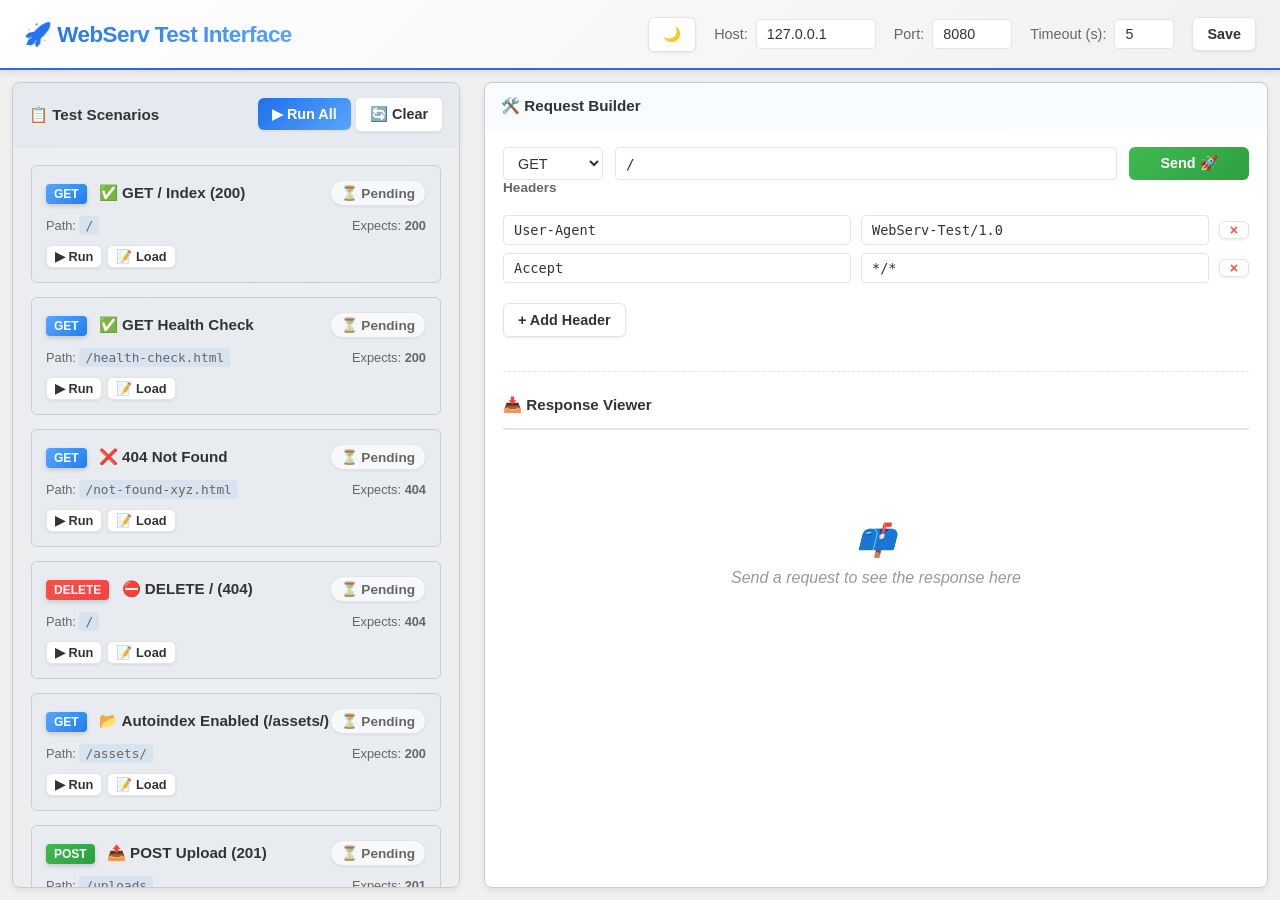
<file: www/index.html>
<!DOCTYPE html>
<html lang="en">
<head>
    <meta charset="UTF-8">
    <meta name="viewport" content="width=device-width, initial-scale=1.0">
    <title>WebServ Test Interface</title>
    <link rel="stylesheet" href="styles.css">
    <link rel="icon" type="image/x-icon" href="/favicon.ico">
</head>
<body>

    <header>
        <h1>🚀 WebServ Test Interface</h1>
        <div class="settings-bar">
            <button id="btn-theme-toggle" title="Toggle Dark/Light Mode">🌙</button>
            <div>
                <label for="config-host">Host:</label>
                <input type="text" id="config-host" value="127.0.0.1" style="width: 120px;">
            </div>
            <div>
                <label for="config-port">Port:</label>
                <input type="number" id="config-port" value="8080" style="width: 80px;">
            </div>
            <div>
                <label for="config-timeout">Timeout (s):</label>
                <input type="number" id="config-timeout" value="5" min="1" max="30" style="width: 60px;">
            </div>
            <button id="btn-save-config">Save</button>
        </div>
    </header>

    <div class="main-container">
        
        <!-- SCENARIOS PANEL -->
        <div class="panel left-panel">
            <div class="panel-header">
                <span>📋 Test Scenarios</span>
                <div>
                    <button id="btn-run-all" class="primary">▶ Run All</button>
                    <button id="btn-clear-scenarios">🔄 Clear</button>
                </div>
            </div>
            <div id="stats-panel" class="panel-stats" style="display: none;">
                <div class="stat-item pending"><span>⏳</span> <span id="stat-pending">0</span> Pending</div>
                <div class="stat-item success"><span>✅</span> <span id="stat-pass">0</span> Passed</div>
                <div class="stat-item error"><span>❌</span> <span id="stat-fail">0</span> Failed</div>
            </div>
            <div class="panel-content" id="scenarios-list">
                <!-- Populated by JS -->
            </div>
        </div>

        <!-- REQUEST / RESPONSE PANEL -->
        <div class="panel right-panel">
            
            <div class="panel-header" style="border-bottom: 0;">
                <span>🛠️ Request Builder</span>
            </div>
            
            <div class="panel-content" style="display: flex; flex-direction: column;">
                <!-- Request Builder Section -->
                <div class="request-builder">
                    <form id="request-form" onsubmit="event.preventDefault(); window.Interface.sendFreeRequest();">
                        <div class="request-line">
                            <select id="req-method">
                                <option value="GET">GET</option>
                                <option value="POST">POST</option>
                                <option value="DELETE">DELETE</option>
                                <option value="HEAD">HEAD</option>
                                <option value="PUT">PUT</option>
                                <option value="PATCH">PATCH</option>
                            </select>
                            <input type="text" id="req-path" value="/" placeholder="Path (e.g., /index.html)" style="font-family: monospace;">
                            <button type="submit" class="success" style="width: 120px;">Send 🚀</button>
                        </div>
                        
                        <div id="content-headers" class="tab-content active">
                            <div style="font-size: 0.85rem; font-weight: bold; color: var(--text-secondary); margin-bottom: 8px;">Headers</div>
                            <div class="headers-list" id="req-headers-list">
                                <div class="header-row">
                                    <input type="text" placeholder="Header Name" value="User-Agent" class="hdr-name">
                                    <input type="text" placeholder="Value" value="WebServ-Test/1.0" class="hdr-val">
                                    <button type="button" onclick="this.parentElement.remove()">×</button>
                                </div>
                                <div class="header-row">
                                    <input type="text" placeholder="Header Name" value="Accept" class="hdr-name">
                                    <input type="text" placeholder="Value" value="*/*" class="hdr-val">
                                    <button type="button" onclick="this.parentElement.remove()">×</button>
                                </div>
                            </div>
                            <button type="button" onclick="window.Interface.addHeaderRow()" style="align-self: flex-start; margin-top: 8px;">+ Add Header</button>
                        </div>
                        
                        <div id="content-body" class="tab-content">
                            <div style="font-size: 0.85rem; font-weight: bold; color: var(--text-secondary); margin-bottom: 8px;">Body</div>
                            <div class="body-options">
                                <label><input type="radio" name="bodyType" value="plain" checked> Plain Text</label>
                                <label><input type="radio" name="bodyType" value="json"> JSON</label>
                                <label><input type="radio" name="bodyType" value="form"> Form Data (urlencoded)</label>
                            </div>
                            <div class="body-editor">
                                <textarea id="req-body" placeholder="Request body here..."></textarea>
                            </div>
                        </div>
                    </form>
                </div> <!-- End Request Builder -->

                <hr style="border: 0; border-top: 1px dashed var(--border-color); margin: 10px 0;">

                <!-- Response Viewer Section -->
                <div class="panel-header" style="padding-left: 0; padding-right: 0; background: none;">
                    <span>📥 Response Viewer</span>
                    <span id="resp-target-url" style="font-size: 0.8rem; font-weight: normal; color: var(--text-muted); font-family: monospace;"></span>
                </div>
                
                <div class="response-viewer" id="response-container">
                    <div class="empty-state">
                        <div style="font-size: 2rem; margin-bottom: 10px;">📫</div>
                        <div>Send a request to see the response here</div>
                    </div>
                </div> <!-- End Response Viewer -->

            </div>
        </div>

    </div>
    <script src="app.js"></script>
</body>
</html>
</file>
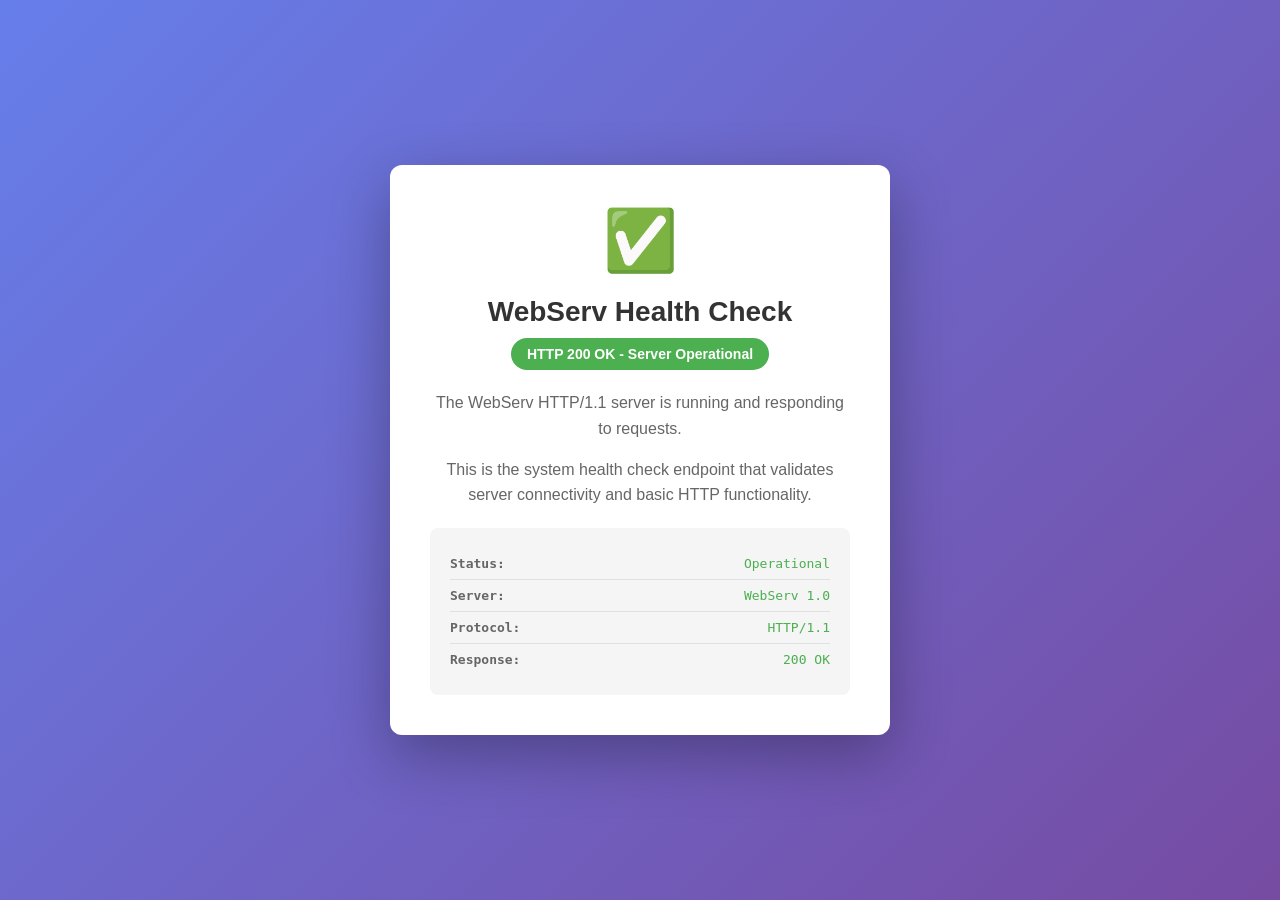
<file: www/health-check.html>
<!DOCTYPE html>
<html lang="en">
<head>
    <meta charset="UTF-8">
    <meta name="viewport" content="width=device-width, initial-scale=1.0">
    <title>WebServ Health Check</title>
    <style>
        * { margin: 0; padding: 0; box-sizing: border-box; }
        body {
            font-family: -apple-system, BlinkMacSystemFont, 'Segoe UI', Roboto, sans-serif;
            background: linear-gradient(135deg, #667eea 0%, #764ba2 100%);
            min-height: 100vh;
            display: flex;
            align-items: center;
            justify-content: center;
            padding: 20px;
        }
        .container {
            background: white;
            border-radius: 12px;
            padding: 40px;
            box-shadow: 0 20px 60px rgba(0,0,0,0.3);
            text-align: center;
            max-width: 500px;
        }
        .status-icon {
            font-size: 60px;
            margin-bottom: 20px;
            animation: pulse 2s infinite;
        }
        @keyframes pulse {
            0%, 100% { opacity: 1; }
            50% { opacity: 0.7; }
        }
        h1 {
            color: #333;
            margin-bottom: 10px;
            font-size: 28px;
        }
        .status {
            display: inline-block;
            background: #4caf50;
            color: white;
            padding: 8px 16px;
            border-radius: 20px;
            font-weight: 600;
            margin-bottom: 20px;
            font-size: 14px;
        }
        p {
            color: #666;
            line-height: 1.6;
            margin-bottom: 15px;
        }
        .details {
            background: #f5f5f5;
            padding: 20px;
            border-radius: 8px;
            text-align: left;
            font-family: monospace;
            font-size: 13px;
            color: #333;
            margin-top: 20px;
        }
        .detail-line {
            display: flex;
            justify-content: space-between;
            padding: 8px 0;
            border-bottom: 1px solid #e0e0e0;
        }
        .detail-line:last-child {
            border-bottom: none;
        }
        .detail-label {
            color: #666;
            font-weight: 600;
        }
        .detail-value {
            color: #4caf50;
        }
    </style>
</head>
<body>
    <div class="container">
        <div class="status-icon">✅</div>
        <h1>WebServ Health Check</h1>
        <div class="status">HTTP 200 OK - Server Operational</div>
        <p>The WebServ HTTP/1.1 server is running and responding to requests.</p>
        <p>This is the system health check endpoint that validates server connectivity and basic HTTP functionality.</p>
        
        <div class="details">
            <div class="detail-line">
                <span class="detail-label">Status:</span>
                <span class="detail-value">Operational</span>
            </div>
            <div class="detail-line">
                <span class="detail-label">Server:</span>
                <span class="detail-value">WebServ 1.0</span>
            </div>
            <div class="detail-line">
                <span class="detail-label">Protocol:</span>
                <span class="detail-value">HTTP/1.1</span>
            </div>
            <div class="detail-line">
                <span class="detail-label">Response:</span>
                <span class="detail-value">200 OK</span>
            </div>
        </div>
    </div>
</body>
</html>
</file>
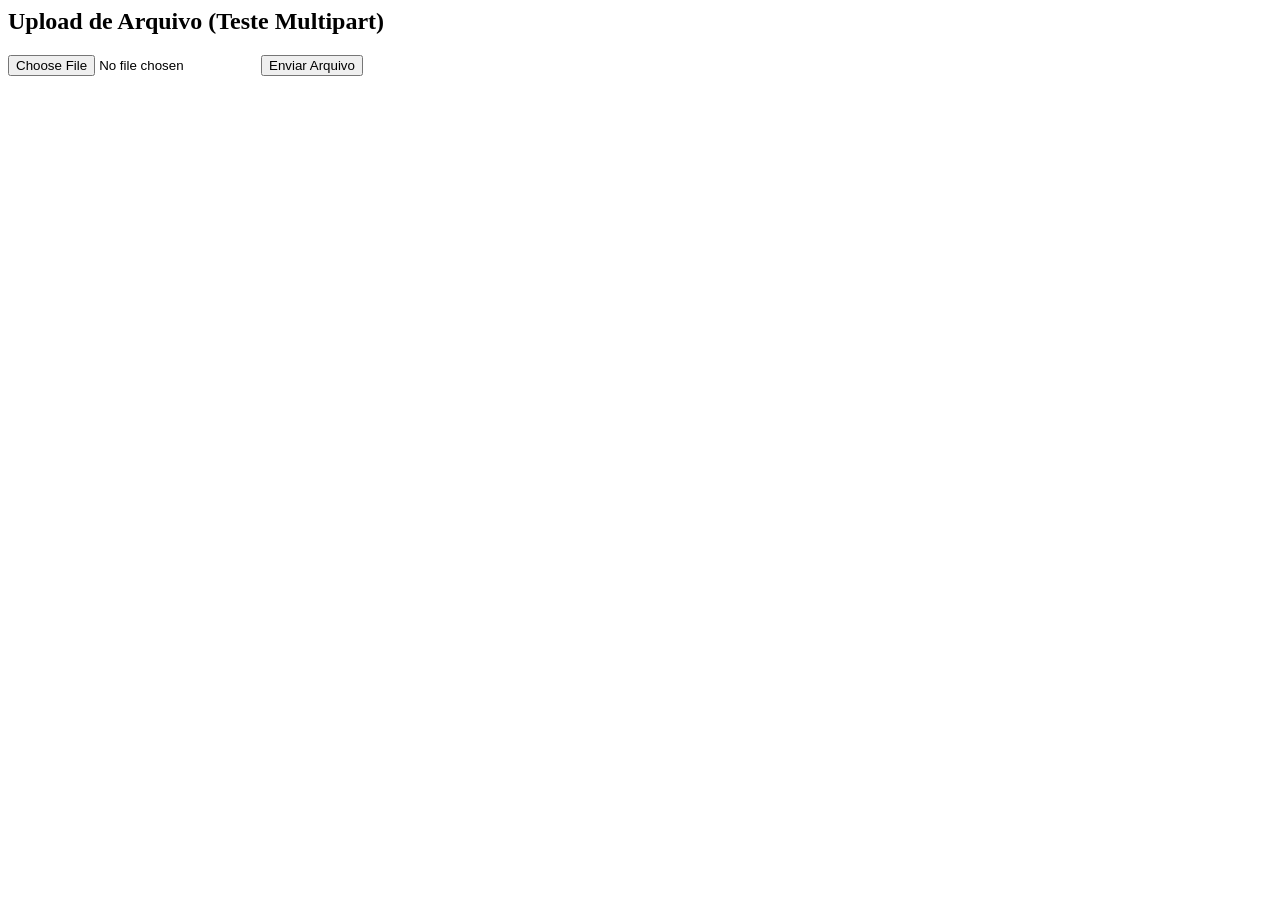
<file: www/upload.html>
<html><body><h2>Upload de Arquivo (Teste Multipart)</h2><form action="/uploads" method="post" enctype="multipart/form-data"><input type="file" name="arquivo"><button type="submit">Enviar Arquivo</button></form></body></html>
</file>
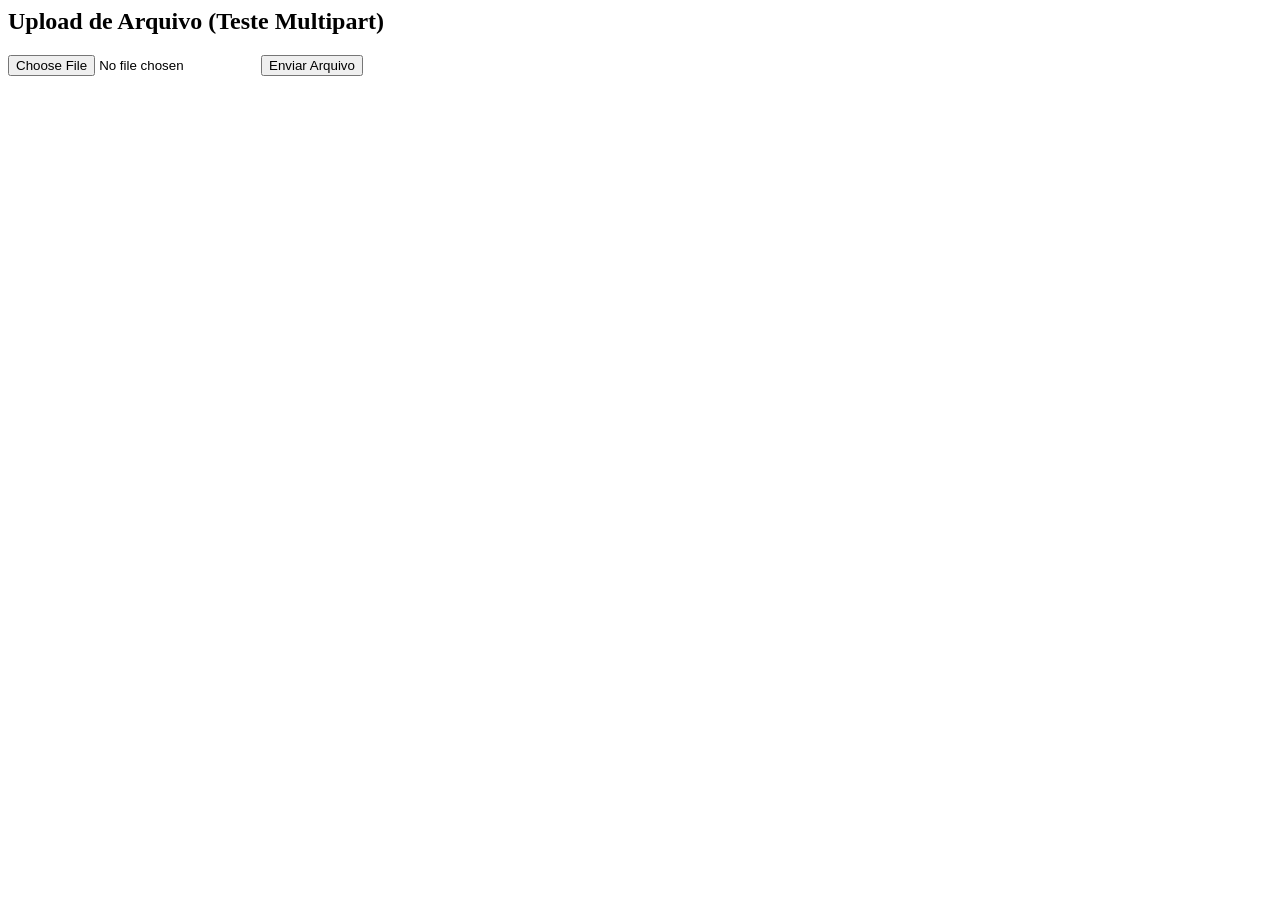
<file: studies/03-http-parsing/www/upload.html>
<html><body><h2>Upload de Arquivo (Teste Multipart)</h2><form action="/upload" method="post" enctype="multipart/form-data"><input type="file" name="arquivo"><button type="submit">Enviar Arquivo</button></form></body></html>
</file>
<file: www/styles.css>
:root {
    --bg-body: #f0f0f0;
    --bg-panel: #ffffff;
    --text-primary: #333333;
    --text-secondary: #666666;
    --text-muted: #999999;
    --border-color: #e1e4e8;
    --border-light: #c8cdd2;
    --success: #3fb950;
    --error: #f85149;
    --warning: #d29922;
    --info: #58a6ff;
    --accent: #1f6feb;
    --accent-hover: #1158c7;
    --code-bg: #f6f8fa;
    --code-border: #b6d4fe;
    --code-text: #032f62;
    --iframe-bg: #f8f9fa;
}

:root.dark-theme {
    --bg-body: #0d1117;
    --bg-panel: #161b22;
    --text-primary: #c9d1d9;
    --text-secondary: #8b949e;
    --text-muted: #484f58;
    --border-color: #30363d;
    --border-light: #30363d;
    --success: #238636;
    --error: #da3633;
    --warning: #9e6a03;
    --info: #316dca;
    --accent: #1f6feb;
    --accent-hover: #388bfd;
    --code-bg: #0d1117;
    --code-border: #30363d;
    --code-text: #e6edf3;
    --preview-text: #c9d1d9;
    --iframe-bg: #1a2332;
}

:root.light {
    --preview-text: #333333;
}

* {
    box-sizing: border-box;
    margin: 0;
    padding: 0;
    font-family: -apple-system, BlinkMacSystemFont, 'Segoe UI', Roboto, Helvetica, Arial, sans-serif;
}

body {
    background-color: var(--bg-body);
    color: var(--text-primary);
    display: flex;
    flex-direction: column;
    height: 100vh;
    overflow: hidden;
}

header {
    background: linear-gradient(135deg, var(--bg-panel) 0%, rgba(255,255,255,0.05) 100%);
    padding: 12px 24px;
    border-bottom: 2px solid var(--accent);
    display: flex;
    justify-content: space-between;
    align-items: center;
    height: 70px;
    flex-shrink: 0;
    box-shadow: 0 2px 8px rgba(0,0,0,0.1);
}

h1 {
    font-size: 1.4rem;
    font-weight: 700;
    display: flex;
    align-items: center;
    gap: 12px;
    background: linear-gradient(135deg, var(--accent), var(--info));
    -webkit-background-clip: text;
    -webkit-text-fill-color: transparent;
    background-clip: text;
    letter-spacing: -0.5px;
}

.settings-bar {
    display: flex;
    gap: 18px;
    align-items: center;
    font-size: 0.9rem;
}

.settings-bar > div {
    display: flex;
    align-items: center;
    gap: 8px;
}

.settings-bar label {
    font-weight: 500;
    color: var(--text-secondary);
}

input[type="text"], input[type="number"], select, textarea {
    padding: 6px 10px;
    border: 1px solid var(--border-color);
    border-radius: 4px;
    font-size: 0.9rem;
    color: var(--text-primary);
    background: var(--bg-panel);
}

input:hover, select:hover, textarea:hover {
    border-color: var(--accent);
    box-shadow: 0 1px 3px rgba(31, 111, 235, 0.08);
}

input:focus, select:focus, textarea:focus {
    outline: none;
    border-color: var(--accent);
    box-shadow: 0 0 0 3px rgba(31, 111, 235, 0.3);
}

button {
    padding: 8px 14px;
    background-color: var(--bg-panel);
    border: 1px solid var(--border-color);
    border-radius: 6px;
    cursor: pointer;
    font-size: 0.9rem;
    font-weight: 600;
    color: var(--text-primary);
    box-shadow: 0 1px 3px rgba(0,0,0,0.08);
}

button:hover {
    background-color: var(--code-bg);
    box-shadow: 0 3px 8px rgba(0,0,0,0.12);
    border-color: var(--accent);
}

button:active {
    opacity: 0.8;
}

button.primary {
    background: linear-gradient(135deg, var(--accent), var(--info));
    color: white;
    border: none;
}

button.primary:hover {
    box-shadow: 0 4px 12px rgba(31, 111, 235, 0.25);
}

button.success {
    background: linear-gradient(135deg, var(--success), #2ea043);
    color: white;
    border: none;
}

button.success:hover {
    box-shadow: 0 4px 12px rgba(63, 185, 80, 0.25);
}

button.danger {
    background: linear-gradient(135deg, var(--error), #f85149);
    color: white;
    border: none;
}

button.danger:hover {
    box-shadow: 0 4px 12px rgba(248, 81, 73, 0.25);
}

button:disabled {
    opacity: 0.5;
    cursor: not-allowed;
}

.main-container {
    display: flex;
    flex: 1;
    overflow: hidden;
}

.panel {
    background-color: var(--bg-panel);
    margin: 12px;
    border-radius: 8px;
    border: 1.5px solid var(--border-light);
    box-shadow: 0 2px 6px rgba(0,0,0,0.08);
    display: flex;
    flex-direction: column;
    overflow: hidden;
}

.panel:hover {
    box-shadow: 0 4px 12px rgba(0,0,0,0.12);
    border-color: var(--accent);
}

.left-panel {
    width: 35%;
    min-width: 350px;
    background: linear-gradient(135deg, rgba(31, 111, 235, 0.02), rgba(56, 139, 253, 0.02));
}

.right-panel {
    flex: 1;
}

.panel-header {
    padding: 14px 16px;
    border-bottom: 1px solid var(--border-color);
    font-weight: 700;
    font-size: 0.95rem;
    display: flex;
    justify-content: space-between;
    align-items: center;
    background: linear-gradient(135deg, rgba(31, 111, 235, 0.03), rgba(56, 139, 253, 0.03));
}

.panel-content {
    flex: 1;
    overflow-y: auto;
    padding: 18px;
}

/* Scenarios Styles */
.scenario-item {
    border: 1.5px solid var(--border-light);
    border-radius: 6px;
    padding: 14px;
    margin-bottom: 14px;
    display: flex;
    flex-direction: column;
    gap: 10px;
    background: linear-gradient(135deg, rgba(31, 111, 235, 0.02), rgba(56, 139, 253, 0.02));
}

.scenario-item:hover {
    border-color: var(--accent);
    box-shadow: 0 2px 8px rgba(31, 111, 235, 0.12);
}

.scenario-header {
    display: flex;
    justify-content: space-between;
    align-items: center;
}

.scenario-title {
    font-weight: 600;
    font-size: 0.95rem;
}

.method-badge {
    font-size: 0.75rem;
    font-weight: bold;
    padding: 3px 8px;
    border-radius: 4px;
    margin-right: 8px;
    color: white;
    box-shadow: 0 2px 4px rgba(0,0,0,0.15);
}

.method-GET { background: linear-gradient(135deg, var(--info), #1f7feb); }
.method-POST { background: linear-gradient(135deg, var(--success), #2da042); }
.method-DELETE { background: linear-gradient(135deg, var(--error), #f04543); }
.method-PUT { background: linear-gradient(135deg, var(--warning), #c89000); }
.method-HEAD { background: linear-gradient(135deg, #8c4af2, #7c3aeb); }
.method-OTHER { background: linear-gradient(135deg, var(--text-secondary), #555555); }

.scenario-status {
    font-size: 0.85rem;
    font-weight: bold;
    padding: 4px 10px;
    border-radius: 14px;
    background: var(--code-bg);
    border: 1px solid var(--border-color);
    box-shadow: 0 1px 2px rgba(0,0,0,0.06);
}

.status-pending { color: var(--text-secondary); }
.status-pass { color: var(--success); background: linear-gradient(135deg, rgba(63, 185, 80, 0.12), rgba(46, 160, 67, 0.08)); border-color: rgba(63, 185, 80, 0.3); }
.status-fail { color: var(--error); background: linear-gradient(135deg, rgba(248, 81, 73, 0.12), rgba(240, 69, 67, 0.08)); border-color: rgba(248, 81, 73, 0.3); }

.scenario-details {
    display: flex;
    justify-content: space-between;
    font-size: 0.8rem;
    color: var(--text-secondary);
    gap: 8px;
    padding: 2px 0;
}

.scenario-details code {
    background: rgba(31, 111, 235, 0.08);
    padding: 2px 6px;
    border-radius: 3px;
    font-family: monospace;
}

.scenario-actions {
    display: flex;
    gap: 5px;
}

.scenario-actions button {
    padding: 3px 8px;
    font-size: 0.8rem;
}

/* Request Builder Styles */
.request-builder {
    display: flex;
    flex-direction: column;
    gap: 16px;
    margin-bottom: 24px;
}

.request-line {
    display: flex;
    gap: 12px;
}

.request-line select {
    width: 100px;
}

.request-line input {
    flex: 1;
    font-family: monospace;
}

.tabs {
    display: flex;
    border-bottom: 1px solid var(--border-color);
    margin-bottom: 10px;
}

.tab {
    padding: 8px 15px;
    cursor: pointer;
    border-bottom: 2px solid transparent;
    font-size: 0.9rem;
    color: var(--text-secondary);
}

.tab:hover {
    color: var(--text-primary);
}

.tab.active {
    color: var(--accent);
    border-bottom-color: var(--accent);
    font-weight: 500;
}

.tab-content {
    display: none;
}

.tab-content.active {
    display: flex;
    flex-direction: column;
    gap: 12px;
}

.headers-list {
    display: flex;
    flex-direction: column;
    gap: 8px;
}

.header-row {
    display: flex;
    gap: 10px;
    align-items: center;
}

.header-row input {
    flex: 1;
    font-family: monospace;
    font-size: 0.85rem;
}

.header-row button {
    width: 30px;
    padding: 0;
    display: flex;
    align-items: center;
    justify-content: center;
    font-weight: bold;
    color: var(--error);
}

.body-editor textarea {
    width: 100%;
    height: 140px;
    font-family: monospace;
    resize: vertical;
    border: 1px solid var(--border-color);
}

.body-options {
    display: flex;
    gap: 15px;
    font-size: 0.85rem;
    align-items: center;
}

/* Response Viewer Styles */
.response-viewer {
    border-top: 1px solid var(--border-color);
    padding-top: 24px;
    display: flex;
    flex-direction: column;
    gap: 18px;
    height: 100%;
}

.empty-state {
    display: flex;
    flex-direction: column;
    align-items: center;
    justify-content: center;
    color: var(--text-muted);
    height: 200px;
    font-style: italic;
}

.response-status-line {
    display: flex;
    justify-content: space-between;
    align-items: center;
    padding: 12px 16px;
    background-color: var(--code-bg);
    border-radius: 6px;
    border-left: 4px solid var(--text-muted);
    box-shadow: 0 1px 3px rgba(0,0,0,0.08);
}

.response-status-line.status-2xx { border-left-color: var(--success); }
.response-status-line.status-3xx { border-left-color: var(--warning); }
.response-status-line.status-4xx { border-left-color: var(--warning); }
.response-status-line.status-5xx { border-left-color: var(--error); }

.status-code {
    font-size: 1.2rem;
    font-weight: bold;
    font-family: monospace;
}

.status-2xx .status-code { color: var(--success); }
.status-3xx .status-code { color: var(--warning); }
.status-4xx .status-code { color: var(--warning); }
.status-5xx .status-code { color: var(--error); }

.response-meta {
    display: flex;
    gap: 15px;
    font-size: 0.85rem;
    color: var(--text-secondary);
}

.meta-item {
    display: flex;
    align-items: center;
    gap: 5px;
}

.response-headers {
    background-color: var(--code-bg);
    padding: 12px;
    border-radius: 6px;
    font-family: monospace;
    font-size: 0.85rem;
    white-space: pre-wrap;
    word-break: break-all;
    max-height: 160px;
    overflow-y: auto;
    border: 1px solid var(--border-color);
}

.response-body {
    flex: 1;
    display: flex;
    flex-direction: column;
    border: 1px solid var(--border-color);
    border-radius: 6px;
    overflow: hidden;
    box-shadow: 0 1px 3px rgba(0,0,0,0.08);
}

.response-body-toolbar {
    display: flex;
    justify-content: space-between;
    padding: 8px 12px;
    background-color: var(--code-bg);
    border-bottom: 1px solid var(--border-color);
    font-size: 0.8rem;
    font-weight: 600;
}

.response-body-content {
    flex: 1;
    padding: 14px;
    overflow: auto;
    background-color: var(--iframe-bg);
    font-family: 'Courier New', Courier, monospace;
    font-size: 0.85rem;
    white-space: pre-wrap;
    margin: 0;
    min-height: 220px;
    color: var(--preview-text, #333333);
    line-height: 1.6;
}

iframe.html-preview {
    width: 100%;
    height: 100%;
    border: none;
    background: #f8f9fa;
    min-height: 300px;
}

/* Help tooltip */
.tooltip {
    position: relative;
    display: inline-block;
    cursor: help;
    color: var(--info);
    margin-left: 5px;
}

.tooltip .tooltiptext {
    visibility: hidden;
    width: 250px;
    background-color: #333;
    color: #fff;
    text-align: center;
    border-radius: 6px;
    padding: 5px 10px;
    position: absolute;
    z-index: 1;
    top: 125%;
    left: 50%;
    margin-left: -125px;
    opacity: 0;
    font-size: 0.8rem;
    font-family: sans-serif;
    font-weight: normal;
}

.tooltip:hover .tooltiptext {
    visibility: visible;
    opacity: 1;
}

.panel-stats {
    display: flex;
    gap: 12px;
    padding: 14px;
    background: linear-gradient(135deg, rgba(31, 111, 235, 0.08), rgba(56, 139, 253, 0.08));
    border: 1px solid rgba(31, 111, 235, 0.2);
    font-size: 0.8rem;
    border-radius: 6px;
    margin: 0 0 16px 0;
    box-shadow: inset 0 1px 2px rgba(255,255,255,0.5);
}

.stat-item {
    display: flex;
    align-items: center;
    gap: 6px;
    padding: 6px 12px;
    background: var(--bg-panel);
    border-radius: 4px;
    border: 1px solid var(--border-color);
    font-weight: 600;
}

.stat-item.success {
    color: var(--success);
    border-color: rgba(63, 185, 80, 0.3);
    background: linear-gradient(135deg, rgba(63, 185, 80, 0.08), transparent);
}

.stat-item.error {
    color: var(--error);
    border-color: rgba(248, 81, 73, 0.3);
    background: linear-gradient(135deg, rgba(248, 81, 73, 0.08), transparent);
}

.stat-item.pending {
    color: var(--text-secondary);
    border-color: var(--border-color);
}
</file>
